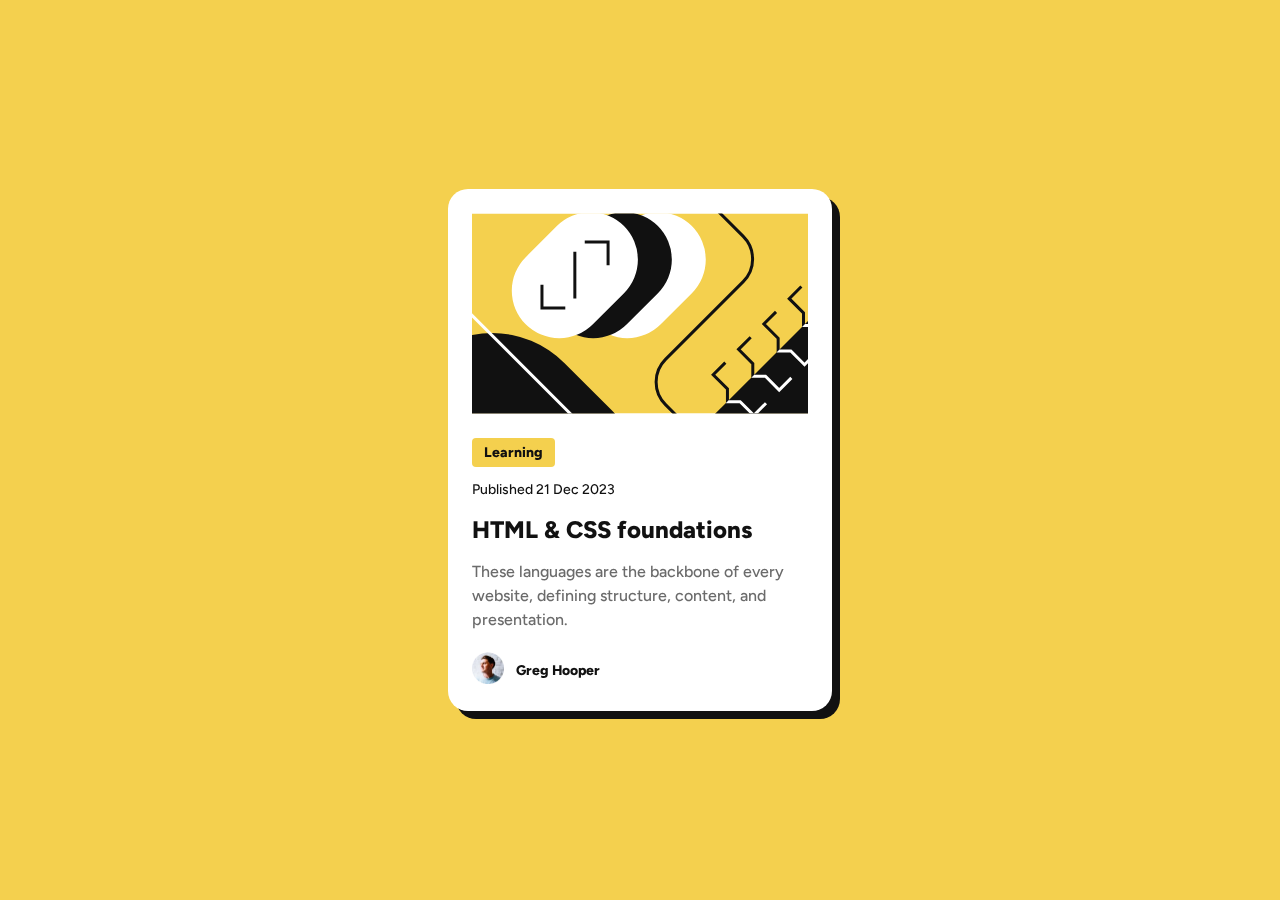
<file: blog-preview-card/index.html>
<!DOCTYPE html>
<html lang="en">
  <head>
    <meta charset="UTF-8" />
    <meta name="viewport" content="width=device-width, initial-scale=1.0" />
    <!-- displays site properly based on user's device -->

    <link
      rel="icon"
      type="image/png"
      sizes="32x32"
      href="./assets/images/favicon-32x32.png"
    />
    <link rel="preconnect" href="https://fonts.googleapis.com" />
    <link rel="preconnect" href="https://fonts.gstatic.com" crossorigin />
    <link
      href="https://fonts.googleapis.com/css2?family=Figtree:wght@400;500;800&display=swap"
      rel="stylesheet"
    />
    <link rel="stylesheet" href="style.css" />

    <title>Frontend Mentor | Blog preview card</title>
  </head>
  <body>
    <div class="container">
      <div class="card">
        <div class="card-content">
          <div class="content-image">
            <img
              src="./assets/images/illustration-article.svg"
              alt="Article illustration"
            />
          </div>
          <div class="content-body">
            <div class="content-tag">Learning</div>
            <div class="content-date">Published 21 Dec 2023</div>
            <div class="content-title">HTML & CSS foundations</div>
            <div class="content-description">
              These languages are the backbone of every website, defining
              structure, content, and presentation.
            </div>
          </div>
          <div class="content-author">
            <div class="author-image">
              <img src="./assets/images/image-avatar.webp" alt="Avatar" />
            </div>
            <div class="author-name">Greg Hooper</div>
          </div>
        </div>
      </div>
    </div>
  </body>
</html>
</file>
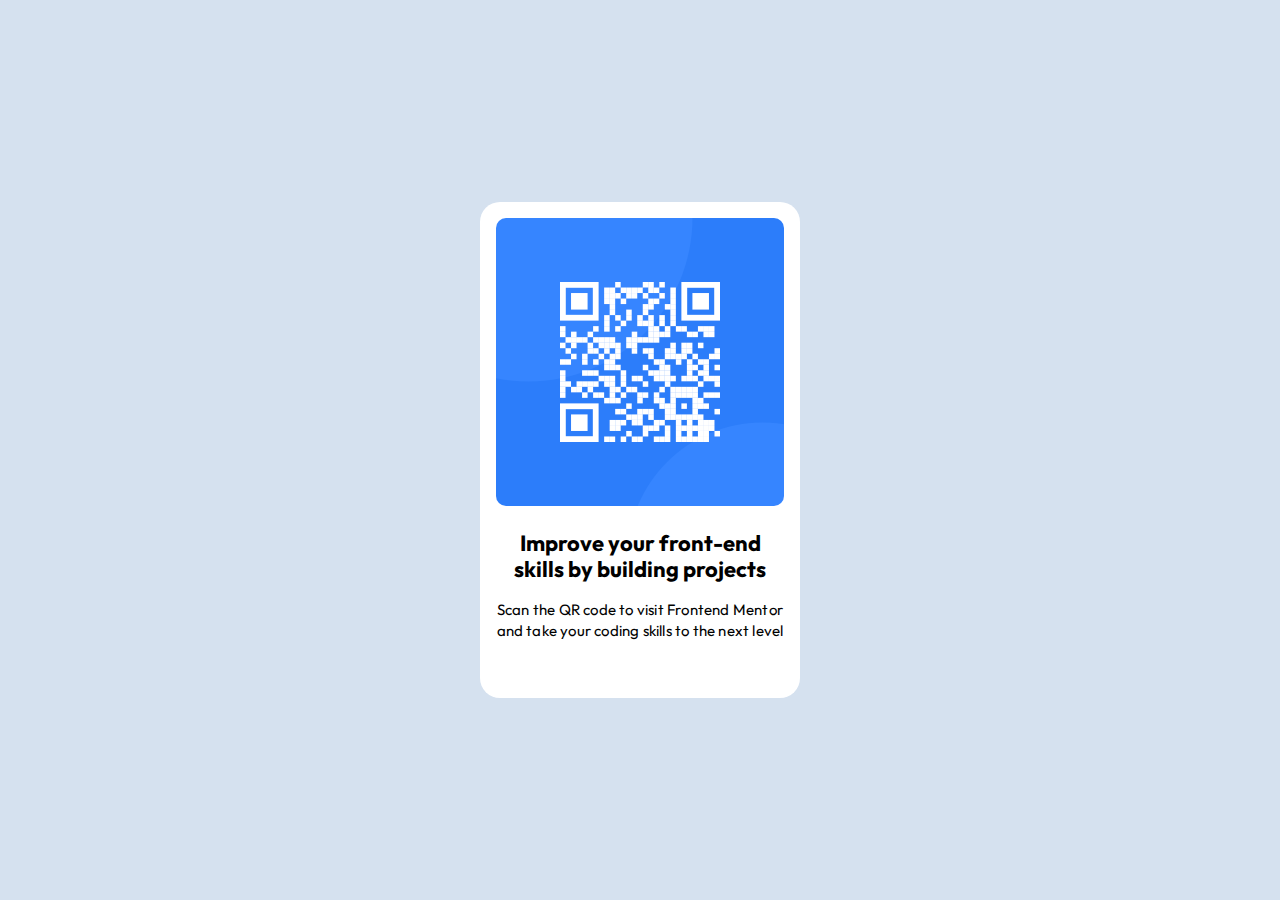
<file: qr-code-component/index.html>
<!DOCTYPE html>
<html lang="en">
  <head>
    <meta charset="UTF-8" />
    <meta name="viewport" content="width=device-width, initial-scale=1.0" />
    <!-- displays site properly based on user's device -->

    <link
      rel="icon"
      type="image/png"
      sizes="32x32"
      href="./images/favicon-32x32.png"
    />
    <link rel="preconnect" href="https://fonts.googleapis.com">
    <link rel="preconnect" href="https://fonts.gstatic.com" crossorigin>
    <link href="https://fonts.googleapis.com/css2?family=Outfit:wght@400;700&display=swap" rel="stylesheet">
    <link rel="stylesheet" href="style.css" />

    <title>Frontend Mentor | QR code component</title>
  </head>
  <body>
    <div class="container">
      <div class="card">
        <div class="card-content">
          <div class="card-content--image">
            <img src="./images/image-qr-code.png" alt="QR code" />
          </div>
          <div class="card-content--text">
            <div class="card-content--text-title">
              <span>Improve your front-end skills by building projects</span>
            </div>
            <div class="card-content--text-description">
              <span>
                Scan the QR code to visit Frontend Mentor and take your coding
                skills to the next level
              </span>
            </div>
          </div>
        </div>
      </div>
    </div>
  </body>
</html>
</file>
<file: qr-code-component/style.css>
body {
  width: 100%;
  height: 100vh;
  margin: 0;
  padding: 0;
}

.container {
  position: relative;
  width: 100%;
  height: 100vh;
  background-color: #d5e1ef;
}

.card {
  position: absolute;
  top: 50%;
  left: 50%;
  transform: translate(-50%, -50%);
  width: 20rem;
  height: 31rem;
  background-color: #ffffff;
  border-radius: 1.25rem;

  .card-content {
    height: 100%;
    display: flex;
    flex-direction: column;
    gap: 1.5rem;
    margin: 1rem 1rem 2.5rem 1rem;

    .card-content--image {
      width: 18rem;
      height: 18rem;

      img {
        width: 100%;
        height: 100%;
        object-fit: contain;
        border-radius: 0.625rem;
      }
    }

    .card-content--text {
      font-family: "Outfit", sans-serif;
      text-align: center;

      .card-content--text-title {
        font-size: 22px;
        font-weight: bold;
        line-height: 120%;
        letter-spacing: 0px;
      }

      .card-content--text-description {
        margin-top: 1rem;

        font-size: 15px;
        font-weight: normal;
        line-height: 140%;
        letter-spacing: 0.2px;
      }
    }
  }
}
</file>
<file: blog-preview-card/style.css>
:root {
  --white: #ffffff;
  --yellow: #f4d04e;
  --gray-950: #111111;
  --gray-500: #6b6b6b;

  --text-preset-extra-bold-size: 1.5rem;
  --text-preset-extra-bold-weight: 800;
  --text-preset-extra-bold-line-height: 150%;
  --text-preset-extra-bold-letter-spacing: 0px;

  --text-preset-extra-bold-2-size: 0.875rem;
  --text-preset-extra-bold-2-weight: 800;
  --text-preset-extra-bold-2-line-height: 150%;
  --text-preset-extra-bold-2-letter-spacing: 0px;

  --text-preset-medium-size: 1rem;
  --text-preset-medium-weight: 500;
  --text-preset-medium-line-height: 150%;
  --text-preset-medium-letter-spacing: 0px;

  --text-preset-medium-2-size: 0.875rem;
  --text-preset-medium-2-weight: 500;
  --text-preset-medium-2-line-height: 150%;
  --text-preset-medium-2-letter-spacing: 0px;

  --spacing-300: 1.5rem;
  --spacing-150: 0.75rem;
  --spacing-100: 0.5rem;
  --spacing-50: 0.25rem;
}

body {
  font-family: "Figtree", sans-serif;
  font-size: 1rem;
  width: 100%;
  height: 100vh;
  margin: 0;
  padding: 0;
}

.container {
  position: relative;
  width: 100%;
  height: 100vh;
  background-color: var(--yellow);
}

.card {
  position: absolute;
  top: 50%;
  left: 50%;
  transform: translate(-50%, -50%);
  width: 24rem;
  height: 32.625rem;
  background-color: var(--white);
  border-radius: 1.25rem;
  filter: drop-shadow(0.5rem 0.5rem var(--gray-950));

  .card-content {
    height: 100%;
    margin: 1.5rem;
    display: flex;
    flex-direction: column;
    gap: 1.25rem;

    .content-tag {
      background-color: var(--yellow);
      border-radius: 0.25rem;
      padding: 0.25rem 0.75rem;
      width: fit-content;

      font-size: var(--text-preset-extra-bold-2-size);
      font-weight: var(--text-preset-extra-bold-2-weight);
      line-height: var(--text-preset-extra-bold-2-line-height);
      letter-spacing: var(--text-preset-extra-bold-2-letter-spacing);
      color: var(--gray-950);
    }

    .content-body {
      display: flex;
      flex-direction: column;
      gap: 0.75rem;

      .content-date {
        font-size: var(--text-preset-medium-2-size);
        font-weight: var(--text-preset-medium-2-weight);
        line-height: var(--text-preset-medium-2-line-height);
        letter-spacing: var(--text-preset-medium-2-letter-spacing);
        color: var(--gray-950);
      }

      .content-title {
        font-size: var(--text-preset-extra-bold-size);
        font-weight: var(--text-preset-extra-bold-weight);
        line-height: var(--text-preset-extra-bold-line-height);
        letter-spacing: var(--text-preset-extra-bold-letter-spacing);
        color: var(--gray-950);
      }

      .content-title:hover,
      .content-title:focus,
      .content-title:active {
        color: var(--yellow);
      }

      .content-title:hover {
        cursor: pointer;
      }

      .content-description {
        font-size: var(--text-preset-medium-size);
        font-weight: var(--text-preset-medium-weight);
        line-height: var(--text-preset-medium-line-height);
        letter-spacing: var(--text-preset-medium-letter-spacing);
        color: var(--gray-500);
      }
    }

    .content-author {
      display: flex;
      flex-direction: row;
      gap: 0.75rem;

      .author-image {
        img {
          width: 2rem;
          height: 2rem;
        }
      }

      .author-name {
        font-size: var(--text-preset-extra-bold-2-size);
        font-weight: var(--text-preset-extra-bold-2-weight);
        line-height: var(--text-preset-extra-bold-2-line-height);
        letter-spacing: var(--text-preset-extra-bold-2-letter-spacing);
        color: var(--gray-950);
        display: flex;
        align-items: center;
        justify-content: center;
      }
    }
  }
}
</file>
